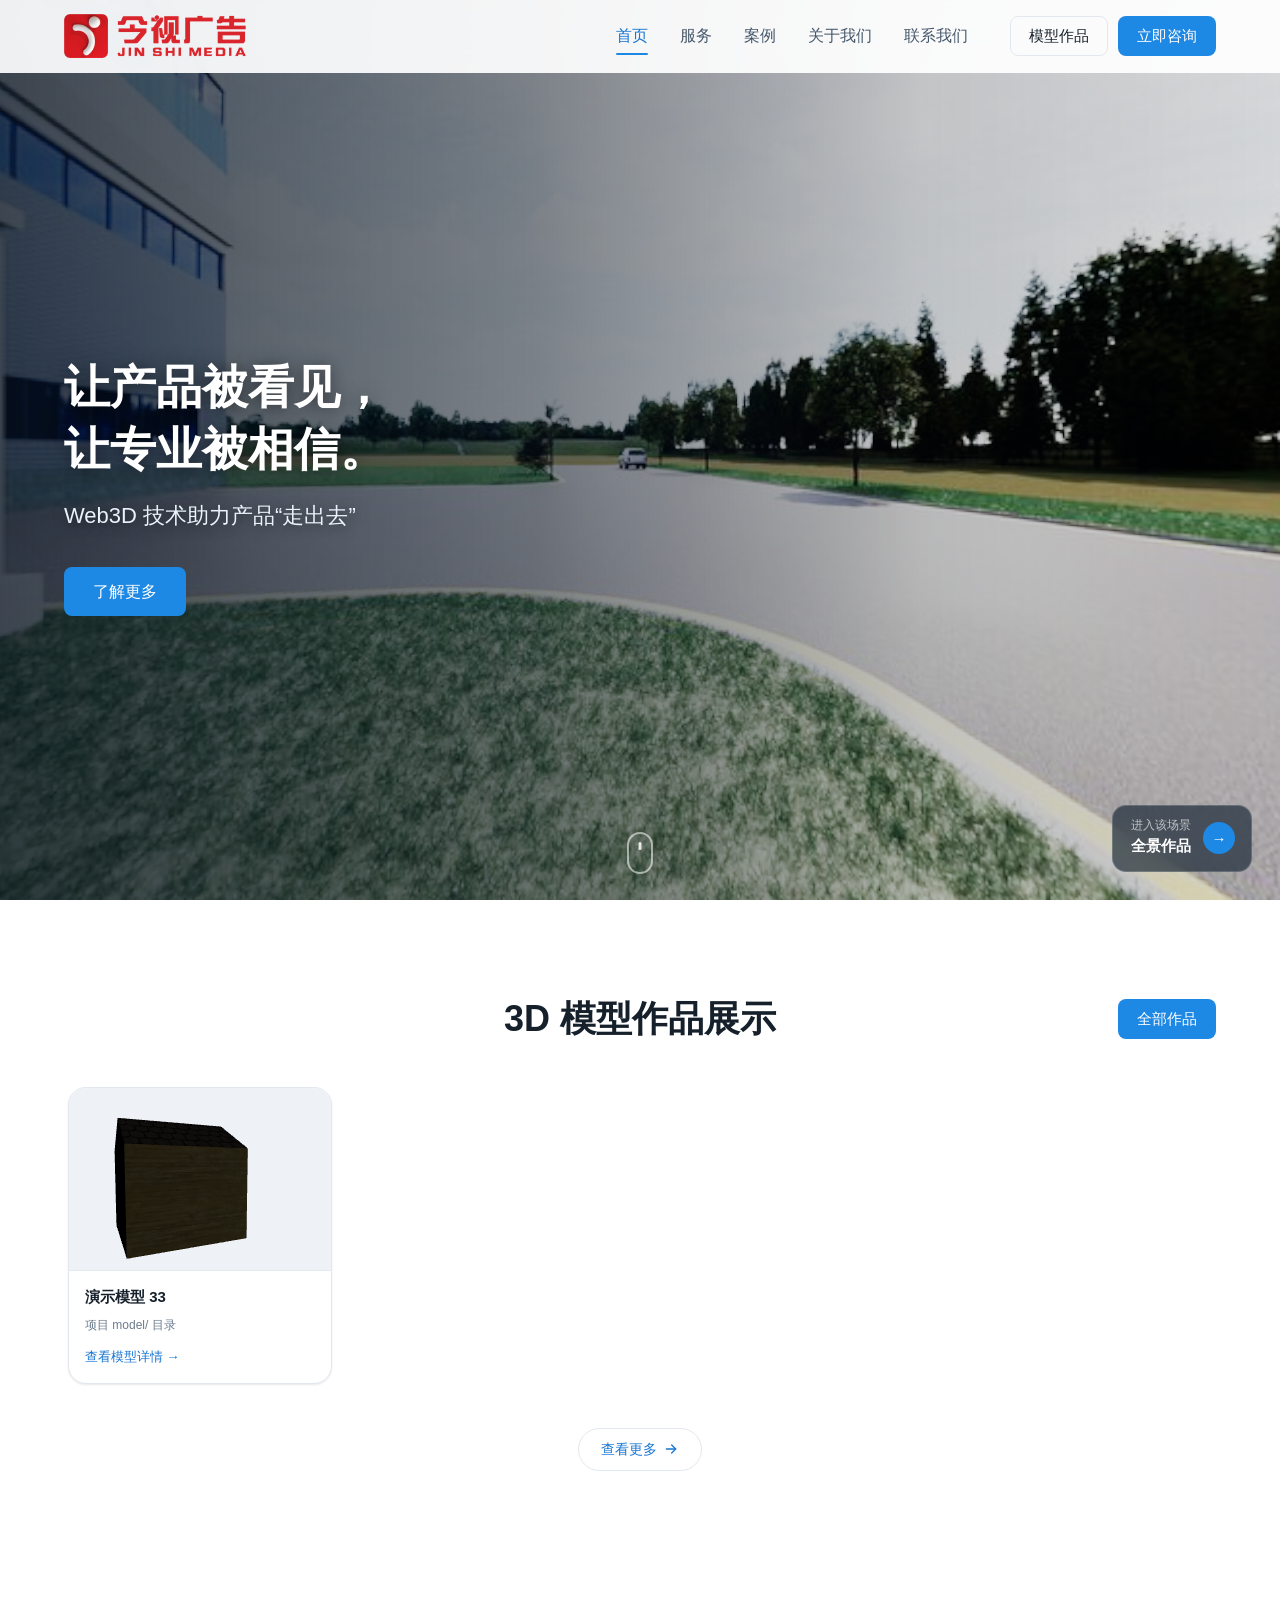
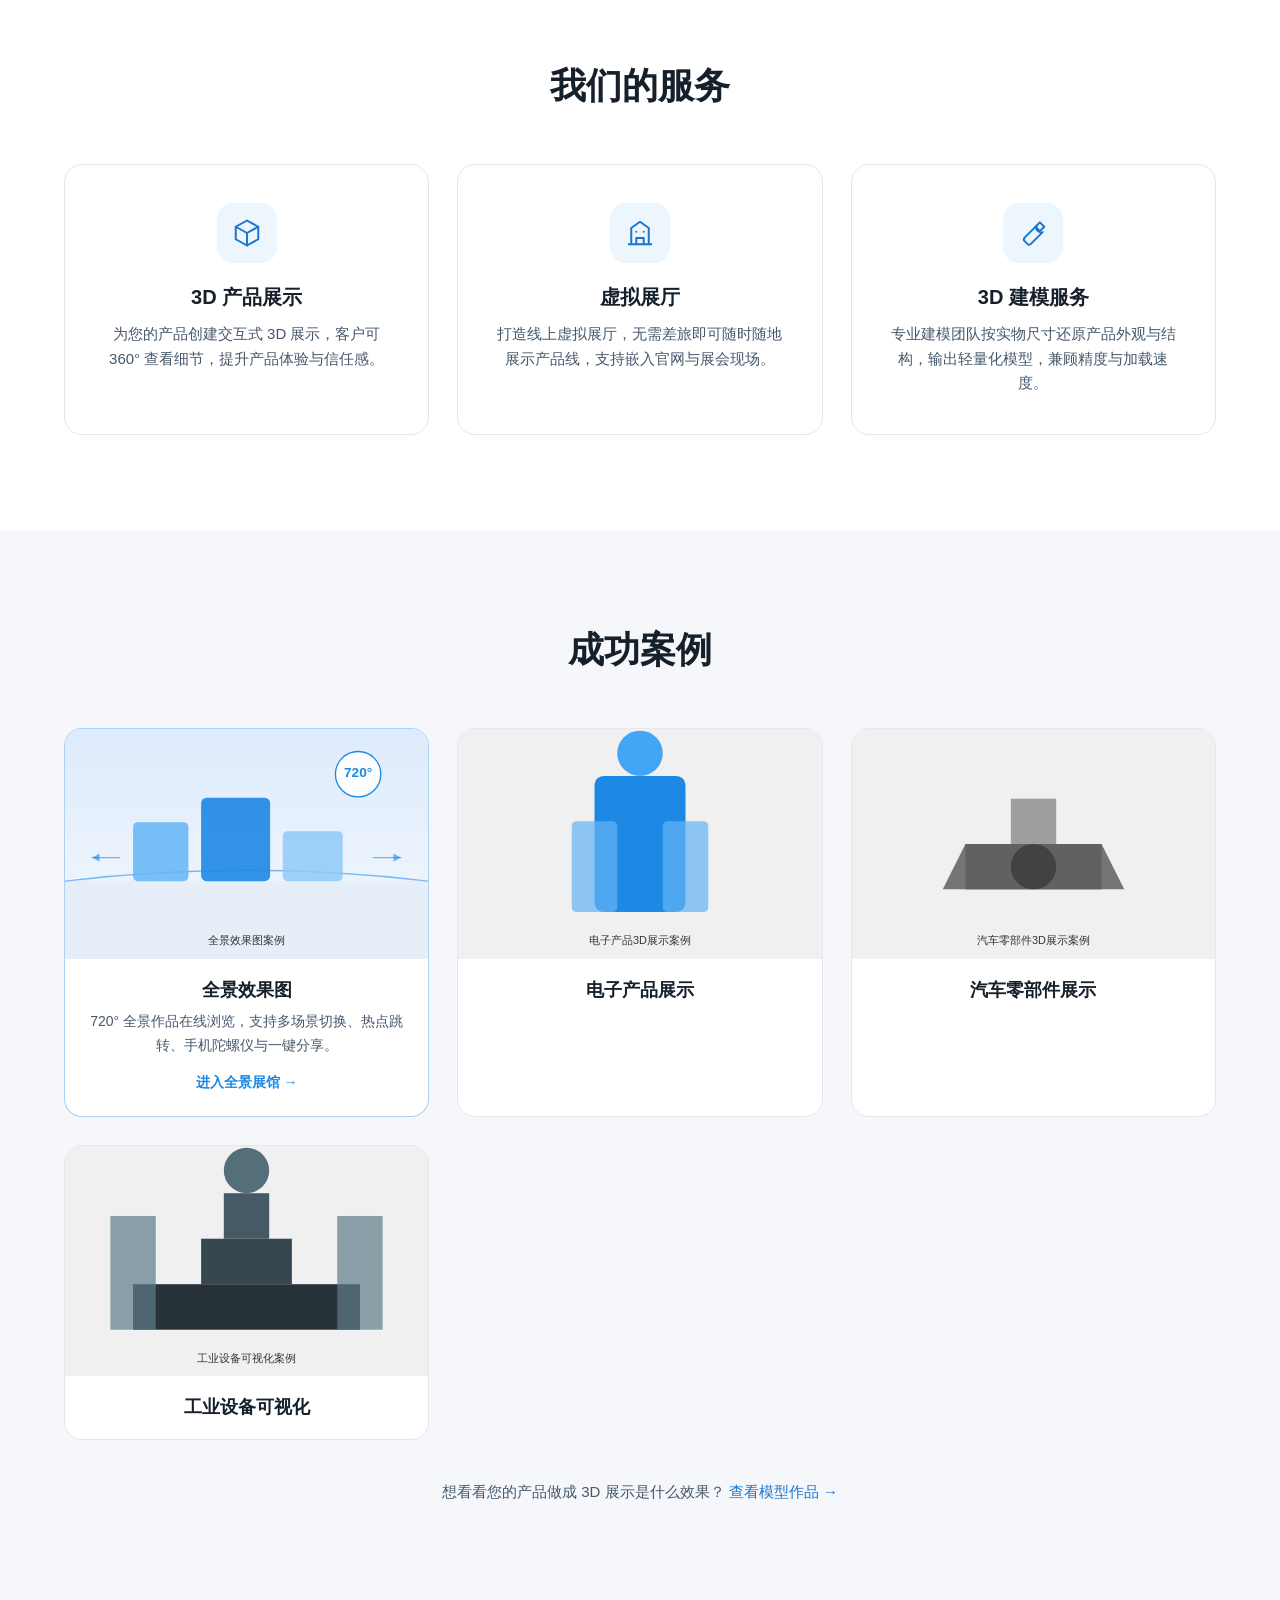
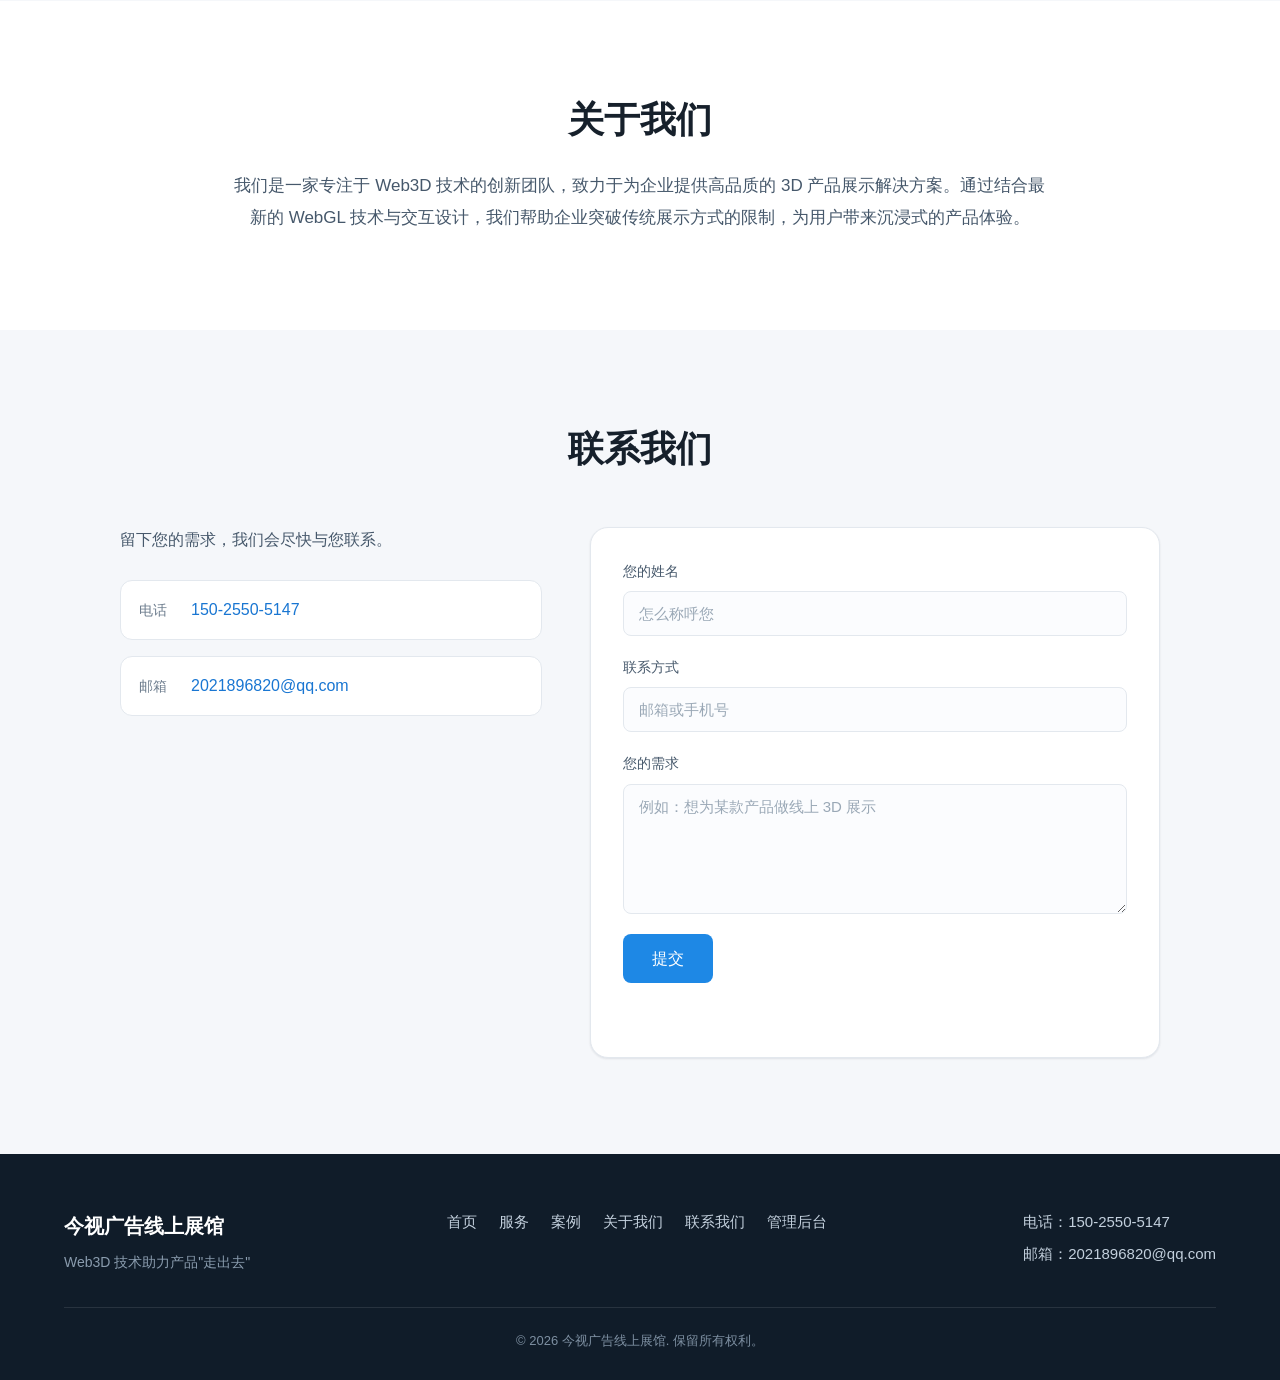
<file: index.html>
<!DOCTYPE html>
<html lang="zh-CN">
<head>
    <meta charset="UTF-8">

    <!-- 兼容改造前的旧链接：
         原有全景平台的分享链接形如 /index.html?data=xxx（还有 ?view=xxx 的老格式）。
         平台现已挪到 /vr/ 子目录，这里把这类旧链接转到新地址，
         保证之前发出去的二维码 / 分享链接不会失效。 -->
    <script>
    (function () {
        var q = window.location.search;
        if (/[?&](data|view)=/.test(q)) {
            window.location.replace('vr/index.html' + q + window.location.hash);
        }
    })();
    </script>

    <meta name="viewport" content="width=device-width, initial-scale=1.0">
    <title>今视广告线上展馆 | Web3D 产品展示</title>
    <meta name="description" content="今视广告线上展馆，用 Web3D 技术为企业提供交互式 3D 产品展示、虚拟展厅与 3D 建模服务，助力产品走出国门。">
    <meta name="theme-color" content="#0b1a2b">
    <link rel="icon" href="images/favicon.ico?v=20260926">
    <link rel="icon" type="image/png" sizes="32x32" href="images/favicon-32x32.png?v=20260926">
    <link rel="apple-touch-icon" sizes="180x180" href="images/apple-touch-icon.png?v=20260926">

    <!-- 首屏全景贴图提前预加载。属性需与 THREE.TextureLoader 的 crossOrigin='anonymous' 一致，
         否则预加载的响应无法被复用，等于白下载一次 -->
    <link rel="preload" as="image" href="images/panorama.jpg" crossorigin="anonymous">

    <link rel="stylesheet" href="css/style.css?v=20260930">

    <!-- defer：不阻塞首屏渲染，按顺序执行。three → main(全景banner) → GLTFLoader → modelsync → zfight → viewer-settings → model-gallery -->
    <script src="js/serve-check.js?v=20260922" defer></script>
    <script src="js/three.min.js" defer></script>
    <script src="js/main.js?v=20260930" defer></script>
    <script src="js/GLTFLoader.js?v=20260922" defer></script>
    <script src="js/modelsync.js?v=20260924" defer></script>
    <script src="js/zfight.js?v=20260923" defer></script>
    <!-- 作品设置快照（发布时保存的贴图方向等）：预览窗口也要按作者保存的方向显示 -->
    <script src="js/viewer-settings.js?v=20261013" defer></script>
    <script src="js/model-gallery.js?v=20260922" defer></script>
</head>
<body>
    <a class="skip-link" href="#home">跳到主要内容</a>

    <header class="site-header" id="siteHeader">
        <div class="container header-inner">
            <a class="logo" href="#home" aria-label="今视广告 首页">
                <picture>
                    <source srcset="images/logo.webp" type="image/webp">
                    <img src="images/logo.png" alt="今视广告" width="620" height="150">
                </picture>
            </a>

            <button class="nav-toggle" id="navToggle" type="button"
                    aria-label="打开导航菜单" aria-expanded="false" aria-controls="primaryNav">
                <span></span><span></span><span></span>
            </button>

            <nav class="site-nav" id="primaryNav" aria-label="主导航">
                <ul class="nav-links">
                    <li><a class="nav-link" href="#home">首页</a></li>
                    <li><a class="nav-link" href="#services">服务</a></li>
                    <li><a class="nav-link" href="#cases">案例</a></li>
                    <li><a class="nav-link" href="#about">关于我们</a></li>
                    <li><a class="nav-link" href="#contact">联系我们</a></li>
                </ul>
                <div class="nav-actions">
                    <a class="btn btn-outline btn-sm" href="#model-showcase">模型作品</a>
                    <a class="btn btn-primary btn-sm" href="#contact">立即咨询</a>
                </div>
            </nav>
        </div>
    </header>

    <main>
        <section id="home" class="hero">
            <div id="scene-container" class="hero-canvas" aria-hidden="true"></div>

            <!-- 3D 场景加载中 / 不可用时的兜底层 -->
            <div id="scene-status" class="scene-status" role="status" aria-live="polite">
                <span class="spinner" aria-hidden="true"></span>
                <span class="scene-status-text">正在载入 3D 场景…</span>
            </div>

            <div class="container">
                <!-- 首屏文案：此处只是「无 JS / 首帧」兜底，运行时会由 main.js 跟着场景轮换。
                     要改文案请改 js/main.js 里的 HERO_COPY 数组，别只改这里（改了也会被覆盖）。 -->
                <div class="hero-content reveal">
                    <h1>让产品被看见，<br>让专业被相信。</h1>
                    <p>Web3D 技术助力产品“走出去”</p>
                    <a class="btn btn-primary" href="#services">了解更多</a>
                </div>
            </div>

            <!-- 右下角：进入当前轮播的全景场景（由 main.js 按轮播项更新） -->
            <a id="hero-entry" class="hero-entry" href="vr/" hidden>
                <span class="hero-entry-text">
                    <span class="hero-entry-hint">进入该场景</span>
                    <span class="hero-entry-title">全景作品</span>
                </span>
                <span class="hero-entry-arrow" aria-hidden="true">→</span>
            </a>

            <a class="hero-scroll" href="#model-showcase" aria-label="向下浏览">
                <span></span>
            </a>
        </section>

        <!-- 模型作品展示：最新 4 件，可左右滑动，点击卡片进入作品页；
             条下方「查看更多」进入 3D 作品页（models.html） -->
        <section id="model-showcase" class="section model-showcase">
            <div class="container">
                <div class="section-head reveal">
                    <h2 class="section-title">3D 模型作品展示</h2>
                    <div class="section-head-actions">
                        <a class="btn btn-primary btn-sm" href="models.html">全部作品</a>
                    </div>
                </div>

                <!-- 最新 4 件作品：可左右滑动的模型窗口（与「全部作品」页同一数据源、同一套卡片样式）
                     原「单个大窗口」已移除（用户 09-23 明确不要），空态改由下面的 #gallery-empty 承担。
                     条上仍带 data-no-add：页头已有「上传模型」按钮，不需要再加一张占位卡。
                     窗口数量由 js/model-gallery.js 的 MAX_CARDS 控制（现为 4）。 -->
                <div class="gallery gallery--strip reveal" id="gallery" hidden>
                    <button class="gallery-nav prev" id="gallery-prev" type="button" aria-label="向左滑动">
                        <svg width="18" height="18" viewBox="0 0 24 24" fill="none" stroke="currentColor" stroke-width="2" stroke-linecap="round" stroke-linejoin="round" aria-hidden="true">
                            <path d="m15 18-6-6 6-6"/>
                        </svg>
                    </button>

                    <div class="gallery-track" id="gallery-track" data-no-add tabindex="0" aria-label="最新模型作品，可左右滑动"></div>

                    <button class="gallery-nav next" id="gallery-next" type="button" aria-label="向右滑动">
                        <svg width="18" height="18" viewBox="0 0 24 24" fill="none" stroke="currentColor" stroke-width="2" stroke-linecap="round" stroke-linejoin="round" aria-hidden="true">
                            <path d="m9 18 6-6-6-6"/>
                        </svg>
                    </button>
                </div>

                <!-- 横滑条下方的「查看更多」→ 3D 作品页。
                     默认 hidden：有作品时由 js/model-gallery.js 揭开，空态下不出现
                     （空态自己已经有「上传第一个模型」入口了）。 -->
                <div class="gallery-more-wrap">
                    <a class="gallery-more" id="gallery-more" href="models.html" hidden>
                        查看更多
                        <svg width="16" height="16" viewBox="0 0 24 24" fill="none" stroke="currentColor" stroke-width="2" stroke-linecap="round" stroke-linejoin="round" aria-hidden="true">
                            <path d="M5 12h14"/><path d="m13 6 6 6-6 6"/>
                        </svg>
                    </a>
                </div>

                <!-- 空态：没作品时横滑条整体不出现，这里给一句说明 + 上传入口。
                     文案由 js/model-gallery.js 的 showEmpty() 按原因重写。 -->
                <div class="gallery-empty" id="gallery-empty" hidden>
                    <p class="gallery-empty-title">暂无已发布的模型作品</p>
                    <p class="gallery-empty-hint">在管理后台上传模型并发布后，这里会显示可交互的预览窗口</p>
                </div>
            </div>
        </section>

        <section id="services" class="section services">
            <div class="container">
                <h2 class="section-title reveal">我们的服务</h2>
                <div class="services-grid">
                    <article class="service-card reveal">
                        <div class="service-icon" aria-hidden="true">
                            <svg viewBox="0 0 24 24" fill="none" stroke="currentColor" stroke-width="1.6" stroke-linecap="round" stroke-linejoin="round">
                                <path d="M12 2 21 7v10l-9 5-9-5V7z"/><path d="M12 12 21 7"/><path d="M12 12v10"/><path d="M12 12 3 7"/>
                            </svg>
                        </div>
                        <h3>3D 产品展示</h3>
                        <p>为您的产品创建交互式 3D 展示，客户可 360° 查看细节，提升产品体验与信任感。</p>
                    </article>
                    <article class="service-card reveal">
                        <div class="service-icon" aria-hidden="true">
                            <svg viewBox="0 0 24 24" fill="none" stroke="currentColor" stroke-width="1.6" stroke-linecap="round" stroke-linejoin="round">
                                <path d="M3 21h18"/><path d="M5 21V8l7-5 7 5v13"/><path d="M9 21v-5h6v5"/><path d="M9 11h.01"/><path d="M15 11h.01"/>
                            </svg>
                        </div>
                        <h3>虚拟展厅</h3>
                        <p>打造线上虚拟展厅，无需差旅即可随时随地展示产品线，支持嵌入官网与展会现场。</p>
                    </article>
                    <article class="service-card reveal">
                        <div class="service-icon" aria-hidden="true">
                            <svg viewBox="0 0 24 24" fill="none" stroke="currentColor" stroke-width="1.6" stroke-linecap="round" stroke-linejoin="round">
                                <path d="M14.7 6.3a4 4 0 0 0 5 5l-9.4 9.4a2 2 0 0 1-2.8 0l-2.2-2.2a2 2 0 0 1 0-2.8z"/>
                                <path d="M17.5 3.5 21 7l-3.5 3.5L14 7z"/>
                            </svg>
                        </div>
                        <h3>3D 建模服务</h3>
                        <p>专业建模团队按实物尺寸还原产品外观与结构，输出轻量化模型，兼顾精度与加载速度。</p>
                    </article>
                </div>
            </div>
        </section>

        <section id="cases" class="section cases">
            <div class="container">
                <h2 class="section-title reveal">成功案例</h2>
                <div class="cases-grid">
                    <a class="case-card case-card--featured reveal" href="vr/" title="进入全景效果图案例">
                        <img src="images/case-4.svg" alt="全景效果图案例" width="800" height="600" loading="lazy" decoding="async">
                        <h3>全景效果图</h3>
                        <p class="case-desc">720° 全景作品在线浏览，支持多场景切换、热点跳转、手机陀螺仪与一键分享。</p>
                        <span class="case-link">进入全景展馆 →</span>
                    </a>
                    <article class="case-card reveal">
                        <img src="images/case-1.svg" alt="电子产品 3D 展示案例" width="800" height="600" loading="lazy" decoding="async">
                        <h3>电子产品展示</h3>
                    </article>
                    <article class="case-card reveal">
                        <img src="images/case-2.svg" alt="汽车零部件 3D 展示案例" width="800" height="600" loading="lazy" decoding="async">
                        <h3>汽车零部件展示</h3>
                    </article>
                    <article class="case-card reveal">
                        <img src="images/case-3.svg" alt="工业设备可视化案例" width="800" height="600" loading="lazy" decoding="async">
                        <h3>工业设备可视化</h3>
                    </article>
                </div>
                <p class="cases-note reveal">
                    想看看您的产品做成 3D 展示是什么效果？
                    <a href="#model-showcase">查看模型作品 →</a>
                </p>
            </div>
        </section>

        <section id="about" class="section about">
            <div class="container">
                <div class="about-content reveal">
                    <h2 class="section-title">关于我们</h2>
                    <p>我们是一家专注于 Web3D 技术的创新团队，致力于为企业提供高品质的 3D 产品展示解决方案。通过结合最新的 WebGL 技术与交互设计，我们帮助企业突破传统展示方式的限制，为用户带来沉浸式的产品体验。</p>
                </div>
            </div>
        </section>

        <section id="contact" class="section contact">
            <div class="container">
                <h2 class="section-title reveal">联系我们</h2>
                <div class="contact-layout">
                    <div class="contact-info reveal">
                        <p class="contact-lead">留下您的需求，我们会尽快与您联系。</p>
                        <ul class="contact-list">
                            <!-- 联系信息：拿到正式资料后替换此处 -->
                            <li>
                                <span class="contact-label">电话</span>
                                <a href="tel:15025505147" data-site="phone">150-2550-5147</a>
                            </li>
                            <li>
                                <span class="contact-label">邮箱</span>
                                <a href="mailto:2021896820@qq.com" data-site="email">2021896820@qq.com</a>
                            </li>
                        </ul>
                    </div>

                    <form class="contact-form reveal" id="contactForm" novalidate>
                        <div class="field">
                            <label for="cf-name">您的姓名</label>
                            <input id="cf-name" name="name" type="text" autocomplete="name" placeholder="怎么称呼您" required>
                        </div>
                        <div class="field">
                            <label for="cf-contact">联系方式</label>
                            <input id="cf-contact" name="contact" type="text" autocomplete="email" placeholder="邮箱或手机号" required>
                        </div>
                        <div class="field">
                            <label for="cf-message">您的需求</label>
                            <textarea id="cf-message" name="message" rows="5" placeholder="例如：想为某款产品做线上 3D 展示" required></textarea>
                        </div>
                        <button class="btn btn-primary" type="submit">提交</button>
                        <p class="form-status" id="formStatus" role="status" aria-live="polite"></p>
                    </form>
                </div>
            </div>
        </section>
    </main>

    <footer class="site-footer">
        <div class="container">
            <div class="footer-content">
                <div class="footer-brand">
                    <div class="footer-logo">今视广告线上展馆</div>
                    <p class="footer-tagline">Web3D 技术助力产品"走出去"</p>
                </div>
                <nav class="footer-links" aria-label="页脚导航">
                    <a href="#home">首页</a>
                    <a href="#services">服务</a>
                    <a href="#cases">案例</a>
                    <a href="#about">关于我们</a>
                    <a href="#contact">联系我们</a>
                    <a href="admin.html">管理后台</a>
                </nav>
                <div class="footer-info">
                    <p>电话：<a href="tel:15025505147" data-site="phone">150-2550-5147</a></p>
                    <p>邮箱：<a href="mailto:2021896820@qq.com" data-site="email">2021896820@qq.com</a></p>
                </div>
            </div>
            <div class="footer-copyright">
                <p>&copy; <span id="year">2026</span> 今视广告线上展馆. 保留所有权利。</p>
            </div>
        </div>
    </footer>
</body>
</html>
</file>
<file: css/style.css>
/* ==========================================================================
   今视广告线上展馆 — 样式表
   目录：1 变量与基础  2 通用组件  3 页头与导航  4 首屏 Hero
        5 服务 / 案例 / 关于  6 联系表单  7 页脚  8 动效与响应式
   ========================================================================== */

/* ---------- 1. 变量与基础 ---------- */
:root {
    --brand: #1e88e5;
    --brand-dark: #1976d2;
    --brand-darker: #1565c0;
    --brand-soft: rgba(30, 136, 229, 0.08);

    --ink: #16202b;
    --ink-2: #46586b;
    --ink-3: #6b7b8c;
    --ink-invert: #ffffff;

    --bg: #ffffff;
    --bg-alt: #f5f7fa;
    --line: #e3e8ee;

    --header-h: 72px;
    --container: 1200px;
    --radius-sm: 8px;
    --radius: 12px;
    --radius-lg: 18px;

    --shadow-sm: 0 1px 2px rgba(16, 32, 48, 0.06), 0 1px 3px rgba(16, 32, 48, 0.04);
    --shadow-md: 0 4px 12px rgba(16, 32, 48, 0.08);
    --shadow-lg: 0 18px 40px rgba(16, 32, 48, 0.12);

    --ease: cubic-bezier(0.22, 0.61, 0.36, 1);
}

*,
*::before,
*::after {
    margin: 0;
    padding: 0;
    box-sizing: border-box;
}

html {
    scroll-behavior: smooth;
    -webkit-text-size-adjust: 100%;
}

body {
    padding-top: var(--header-h);
    background-color: var(--bg);
    color: var(--ink);
    font-family: 'PingFang SC', 'Hiragino Sans GB', 'Microsoft YaHei', -apple-system, BlinkMacSystemFont, 'Segoe UI', sans-serif;
    font-size: 16px;
    line-height: 1.65;
    overflow-x: hidden;
    -webkit-font-smoothing: antialiased;
}

img,
picture,
svg {
    display: block;
    max-width: 100%;
}

a {
    color: var(--brand-dark);
    text-decoration: none;
    transition: color 0.2s var(--ease);
}

a:hover {
    color: var(--brand-darker);
}

h1, h2, h3 {
    line-height: 1.25;
    font-weight: 700;
    color: var(--ink);
}

/* 固定页头锚点补偿 */
section[id] {
    scroll-margin-top: calc(var(--header-h) + 8px);
}

.skip-link {
    position: absolute;
    top: -100px;
    left: 12px;
    z-index: 2000;
    padding: 10px 16px;
    border-radius: var(--radius-sm);
    background: var(--ink);
    color: #fff;
}

.skip-link:focus {
    top: 12px;
    color: #fff;
}

:focus-visible {
    outline: 2px solid var(--brand);
    outline-offset: 2px;
}

/* ---------- 2. 通用组件 ---------- */
.container {
    width: 100%;
    max-width: var(--container);
    margin: 0 auto;
    padding: 0 24px;
}

.section {
    padding: 96px 0;
}

.section-title {
    font-size: clamp(26px, 3.2vw, 36px);
    text-align: center;
    margin-bottom: 56px;
}

.btn {
    display: inline-flex;
    align-items: center;
    justify-content: center;
    gap: 8px;
    padding: 14px 28px;
    border: 1px solid transparent;
    border-radius: var(--radius-sm);
    font-size: 16px;
    font-family: inherit;
    font-weight: 500;
    line-height: 1.2;
    cursor: pointer;
    white-space: nowrap;
    transition: background-color 0.2s var(--ease), color 0.2s var(--ease),
                border-color 0.2s var(--ease), transform 0.2s var(--ease),
                box-shadow 0.2s var(--ease);
}

.btn-sm {
    padding: 10px 18px;
    font-size: 15px;
}

.btn-primary {
    background-color: var(--brand);
    color: #fff;
}

.btn-primary:hover {
    background-color: var(--brand-dark);
    color: #fff;
    transform: translateY(-2px);
    box-shadow: var(--shadow-md);
}

.btn-primary:active {
    transform: translateY(0);
}

.btn-outline {
    background-color: transparent;
    border-color: var(--line);
    color: var(--ink);
}

.btn-outline:hover {
    border-color: var(--brand);
    color: var(--brand-dark);
    background-color: var(--brand-soft);
}

/* ---------- 3. 页头与导航 ---------- */
.site-header {
    position: fixed;
    inset: 0 0 auto 0;
    z-index: 1000;
    background-color: rgba(255, 255, 255, 0.92);
    backdrop-filter: saturate(180%) blur(12px);
    border-bottom: 1px solid transparent;
    transition: border-color 0.25s var(--ease), box-shadow 0.25s var(--ease);
}

.site-header.is-scrolled {
    border-bottom-color: var(--line);
    box-shadow: var(--shadow-sm);
}

.header-inner {
    display: flex;
    align-items: center;
    justify-content: space-between;
    gap: 24px;
    height: var(--header-h);
}

.logo {
    flex: 0 0 auto;
    display: flex;
    align-items: center;
}

.logo img {
    height: 44px;
    width: auto;
}

.site-nav {
    display: flex;
    align-items: center;
    gap: 28px;
    flex: 1 1 auto;
    justify-content: flex-end;
}

.nav-links {
    display: flex;
    align-items: center;
    gap: 4px;
    list-style: none;
}

.nav-link {
    position: relative;
    display: block;
    padding: 8px 14px;
    border-radius: var(--radius-sm);
    color: var(--ink-2);
    font-size: 16px;
}

.nav-link::after {
    content: "";
    position: absolute;
    left: 14px;
    right: 14px;
    bottom: 2px;
    height: 2px;
    border-radius: 2px;
    background-color: var(--brand);
    transform: scaleX(0);
    transform-origin: center;
    transition: transform 0.25s var(--ease);
}

.nav-link:hover {
    color: var(--ink);
}

.nav-link.is-active {
    color: var(--brand-dark);
    font-weight: 500;
}

.nav-link.is-active::after,
.nav-link:hover::after {
    transform: scaleX(1);
}

.nav-actions {
    display: flex;
    align-items: center;
    gap: 10px;
    flex: 0 0 auto;
}

/* 汉堡按钮（移动端显示） */
.nav-toggle {
    display: none;
    flex-direction: column;
    justify-content: center;
    gap: 5px;
    width: 44px;
    height: 44px;
    padding: 0 10px;
    border: 1px solid var(--line);
    border-radius: var(--radius-sm);
    background: #fff;
    cursor: pointer;
}

.nav-toggle span {
    display: block;
    height: 2px;
    border-radius: 2px;
    background-color: var(--ink);
    transition: transform 0.25s var(--ease), opacity 0.2s var(--ease);
}

.nav-toggle[aria-expanded="true"] span:nth-child(1) {
    transform: translateY(7px) rotate(45deg);
}

.nav-toggle[aria-expanded="true"] span:nth-child(2) {
    opacity: 0;
}

.nav-toggle[aria-expanded="true"] span:nth-child(3) {
    transform: translateY(-7px) rotate(-45deg);
}

/* ---------- 4. 首屏 Hero ---------- */
.hero {
    position: relative;
    display: flex;
    align-items: center;
    /* 首屏刚好占满一整屏：进站只看到 banner，要往下滚才出现「3D 模型作品展示」。
       这里能"刚好"卡在折叠线上，是因为 hero 的负 margin-top 抵消了 body 为固定页头
       预留的 padding，顶边落在文档 y=0；高度取整屏 → 下一个区块的顶边正好在折叠线下方。
       100dvh 让移动端地址栏收/放时不跳动；老浏览器回落 min-height:100vh。 */
    min-height: 100vh;
    min-height: 100dvh;
    margin-top: calc(var(--header-h) * -1);
    padding-top: var(--header-h);
    overflow: hidden;
    background: linear-gradient(135deg, #0b1a2b 0%, #16324d 50%, #0b1a2b 100%);
}

/* 左侧渐变蒙版：全景背景偏亮，用于保证白色标题的可读性 */
.hero::before {
    content: "";
    position: absolute;
    inset: 0;
    z-index: 1;
    pointer-events: none;
    background: linear-gradient(90deg,
        rgba(6, 18, 32, 0.74) 0%,
        rgba(6, 18, 32, 0.46) 42%,
        rgba(6, 18, 32, 0.14) 72%,
        rgba(6, 18, 32, 0.04) 100%);
}

.hero-canvas {
    position: absolute;
    inset: 0;
    z-index: 0;
}

.hero-canvas canvas {
    display: block;
    width: 100%;
    height: 100%;
}

.hero .container {
    position: relative;
    z-index: 2;
    /* 让首屏全景「处处可拖」：容器本身不拦截指针事件（否则文字块会盖住画布），
       只让其中的可交互元素重新接收事件。 */
    pointer-events: none;
}
.hero .container a,
.hero .container button,
.hero .container .btn {
    pointer-events: auto;
}

.hero-content {
    max-width: 720px;
    padding: 40px 0;
}

.hero-content h1 {
    color: #fff;
    font-size: clamp(26px, 4vw, 46px);
    line-height: 1.35;
    font-weight: 700;
    text-shadow: 0 2px 18px rgba(0, 0, 0, 0.55);
    /* 首屏文案会跟着场景换，长短不一 —— 固定留两行高度，换句时按钮不会被顶来顶去 */
    min-height: 2.7em;
}

.hero-content p {
    margin-top: 18px;
    color: #eaf2fb;
    font-size: clamp(17px, 2vw, 22px);
    text-shadow: 0 2px 12px rgba(0, 0, 0, 0.5);
}

.hero-content .btn {
    margin-top: 32px;
}

/* 首屏文案轮换：换场景时新文案淡入上浮。
   老文案直接让位（不做淡出），免得和全景那 900ms 的交叉淡入互相打架。
   刻意不用 filter: blur() —— 首屏已经有 WebGL 在跑，再叠文字模糊会掉帧。 */
.hero-content h1.is-copy-in,
.hero-content p.is-copy-in {
    animation: heroCopyIn 700ms cubic-bezier(0.22, 0.7, 0.2, 1) both;
}
.hero-content p.is-copy-in {
    animation-delay: 110ms;   /* 副标题错开一拍，读起来更从容 */
}
@keyframes heroCopyIn {
    from { opacity: 0; transform: translateY(16px); }
    to { opacity: 1; transform: none; }
}
@media (prefers-reduced-motion: reduce) {
    .hero-content h1.is-copy-in,
    .hero-content p.is-copy-in {
        animation: none !important;
    }
}
/* 窄屏把首屏标题字号收一点：最长的文案一行 11 个字，
   320px 宽的手机上可用宽度只有约 272px，26px 字号会挤出第三行（h1 只预留了两行高度）。 */
@media (max-width: 400px) {
    .hero-content h1 {
        font-size: 23px;
    }
}

/* 场景加载 / 降级提示 */
.scene-status {
    position: absolute;
    inset: 0;
    z-index: 1;
    display: flex;
    flex-direction: column;
    align-items: center;
    justify-content: center;
    gap: 14px;
    background: linear-gradient(135deg, #0b1a2b 0%, #16324d 50%, #0b1a2b 100%);
    color: #cfe0f2;
    font-size: 14px;
    transition: opacity 0.5s var(--ease), visibility 0.5s var(--ease);
}

.scene-status.is-hidden {
    opacity: 0;
    visibility: hidden;
    pointer-events: none;
}

.scene-status-text {
    max-width: 320px;
    text-align: center;
    line-height: 1.6;
}

.scene-status.is-error .spinner {
    display: none;
}

.spinner {
    width: 30px;
    height: 30px;
    border: 2px solid rgba(207, 224, 242, 0.25);
    border-top-color: #7fb6ee;
    border-radius: 50%;
    animation: spin 0.9s linear infinite;
}

@keyframes spin {
    to { transform: rotate(360deg); }
}

/* 无 WebGL 时的静态兜底背景 */
.hero.is-static .hero-canvas {
    background-image: url("../images/panorama.jpg");
    background-size: cover;
    background-position: center;
}

.hero-scroll {
    position: absolute;
    left: 50%;
    bottom: 26px;
    z-index: 2;
    width: 26px;
    height: 42px;
    border: 2px solid rgba(255, 255, 255, 0.55);
    border-radius: 14px;
    transform: translateX(-50%);
}

.hero-scroll span {
    position: absolute;
    top: 8px;
    left: 50%;
    width: 3px;
    height: 8px;
    border-radius: 2px;
    background: rgba(255, 255, 255, 0.85);
    transform: translateX(-50%);
    animation: scrollHint 1.8s var(--ease) infinite;
}

@keyframes scrollHint {
    0%   { opacity: 0; transform: translate(-50%, 0); }
    35%  { opacity: 1; }
    100% { opacity: 0; transform: translate(-50%, 14px); }
}

/* ── 首屏右下角：进入当前轮播的全景场景 ── */
.hero-entry {
    position: absolute;
    right: 28px;
    bottom: 28px;
    z-index: 5;
    display: inline-flex;
    align-items: center;
    gap: 12px;
    padding: 12px 16px 12px 18px;
    max-width: min(340px, calc(100vw - 56px));
    border-radius: 14px;
    background: rgba(11, 26, 43, 0.62);
    backdrop-filter: blur(14px);
    -webkit-backdrop-filter: blur(14px);
    border: 1px solid rgba(255, 255, 255, 0.18);
    color: #fff;
    text-decoration: none;
    transition: background-color 0.25s var(--ease), border-color 0.25s var(--ease), transform 0.25s var(--ease);
}

.hero-entry:hover {
    background: rgba(11, 26, 43, 0.82);
    border-color: rgba(255, 255, 255, 0.34);
    transform: translateY(-2px);
}

.hero-entry[hidden] { display: none; }

.hero-entry:focus-visible {
    outline: 3px solid var(--brand);
    outline-offset: 3px;
}

.hero-entry-text {
    display: flex;
    flex-direction: column;
    gap: 2px;
    min-width: 0;
}

.hero-entry-hint {
    font-size: 12px;
    line-height: 1.2;
    color: rgba(255, 255, 255, 0.66);
    max-width: 216px;
    overflow: hidden;
    text-overflow: ellipsis;
    white-space: nowrap;
}

.hero-entry-title {
    font-size: 15px;
    font-weight: 600;
    color: #fff;
    max-width: 216px;
    overflow: hidden;
    text-overflow: ellipsis;
    white-space: nowrap;
}

.hero-entry-arrow {
    flex-shrink: 0;
    width: 32px;
    height: 32px;
    border-radius: 50%;
    display: flex;
    align-items: center;
    justify-content: center;
    background: var(--brand);
    color: #fff;
    font-size: 15px;
    line-height: 1;
}

@media (max-width: 768px) {
    .hero-entry {
        right: 16px;
        bottom: 78px; /* 让开底部居中的下滑提示 */
        padding: 10px 12px 10px 14px;
    }
    .hero-entry-title { max-width: 148px; font-size: 14px; }
    .hero-entry-arrow { width: 28px; height: 28px; font-size: 14px; }
}

/* ---------- 5. 服务 / 案例 / 关于 ---------- */
.services {
    background-color: var(--bg);
}

.services-grid {
    display: grid;
    grid-template-columns: repeat(3, 1fr);
    gap: 28px;
}

.service-card {
    padding: 38px 32px;
    border: 1px solid var(--line);
    border-radius: var(--radius-lg);
    background-color: var(--bg);
    text-align: center;
    transition: transform 0.3s var(--ease), box-shadow 0.3s var(--ease),
                border-color 0.3s var(--ease);
}

.service-card:hover {
    transform: translateY(-6px);
    border-color: rgba(30, 136, 229, 0.35);
    box-shadow: var(--shadow-lg);
}

.service-icon {
    display: flex;
    align-items: center;
    justify-content: center;
    width: 60px;
    height: 60px;
    margin: 0 auto 22px;
    border-radius: 16px;
    background-color: var(--brand-soft);
    color: var(--brand-dark);
}

.service-icon svg {
    width: 30px;
    height: 30px;
}

.service-card h3 {
    margin-bottom: 12px;
    font-size: 20px;
}

.service-card p {
    color: var(--ink-2);
    font-size: 15px;
}

.cases {
    background-color: var(--bg-alt);
}

.cases-grid {
    display: grid;
    grid-template-columns: repeat(3, 1fr);
    gap: 28px;
}

.case-card {
    overflow: hidden;
    border: 1px solid var(--line);
    border-radius: var(--radius-lg);
    background-color: var(--bg);
    transition: transform 0.3s var(--ease), box-shadow 0.3s var(--ease);
}

.case-card:hover {
    transform: translateY(-6px);
    box-shadow: var(--shadow-lg);
}

.case-card img {
    width: 100%;
    height: 230px;
    object-fit: cover;
    background-color: #eef2f6;
}

.case-card h3 {
    padding: 20px;
    font-size: 18px;
    text-align: center;
}

/* ── 全景效果图案例：可点击的特色案例（链接到 /vr/ 全景平台）── */
a.case-card {
    display: block;
    color: inherit;
    text-decoration: none;
}

a.case-card:focus-visible {
    outline: 3px solid var(--brand);
    outline-offset: 3px;
}

.case-card--featured {
    border-color: rgba(30, 136, 229, 0.38);
}

.case-card--featured:hover {
    border-color: var(--brand);
}

.case-card--featured h3 {
    padding: 20px 20px 8px;
}

.case-desc {
    padding: 0 20px;
    text-align: center;
    font-size: 14px;
    line-height: 1.7;
    color: var(--ink-2);
}

.case-link {
    display: block;
    padding: 14px 20px 22px;
    text-align: center;
    font-size: 14px;
    font-weight: 600;
    color: var(--brand);
}

.case-card--featured:hover .case-link {
    color: var(--brand-dark);
}

.cases-note {
    margin-top: 40px;
    text-align: center;
    color: var(--ink-2);
    font-size: 15px;
}

.about {
    background-color: var(--bg);
}

.about-content {
    max-width: 820px;
    margin: 0 auto;
    text-align: center;
}

.about-content .section-title {
    margin-bottom: 28px;
}

.about-content p {
    color: var(--ink-2);
    font-size: 17px;
    line-height: 1.9;
}

/* ---------- 6. 联系表单 ---------- */
.contact {
    background-color: var(--bg-alt);
}

.contact-layout {
    display: grid;
    grid-template-columns: 0.85fr 1.15fr;
    gap: 48px;
    align-items: start;
    max-width: 1040px;
    margin: 0 auto;
}

.contact-lead {
    color: var(--ink-2);
    margin-bottom: 26px;
}

.contact-list {
    list-style: none;
    display: grid;
    gap: 16px;
}

.contact-list li {
    display: flex;
    align-items: baseline;
    gap: 12px;
    padding: 16px 18px;
    border: 1px solid var(--line);
    border-radius: var(--radius);
    background-color: var(--bg);
}

.contact-label {
    flex: 0 0 auto;
    min-width: 40px;
    color: var(--ink-3);
    font-size: 14px;
}

.contact-list a {
    font-size: 16px;
    font-weight: 500;
}

.contact-form {
    display: grid;
    gap: 20px;
    padding: 32px;
    border: 1px solid var(--line);
    border-radius: var(--radius-lg);
    background-color: var(--bg);
    box-shadow: var(--shadow-sm);
}

.field {
    display: grid;
    gap: 8px;
}

.field label {
    font-size: 14px;
    font-weight: 500;
    color: var(--ink-2);
}

.contact-form input,
.contact-form textarea {
    width: 100%;
    padding: 13px 15px;
    border: 1px solid var(--line);
    border-radius: var(--radius-sm);
    background-color: #fbfcfe;
    color: var(--ink);
    font-family: inherit;
    font-size: 15px;
    outline: none;
    transition: border-color 0.2s var(--ease), box-shadow 0.2s var(--ease),
                background-color 0.2s var(--ease);
}

.contact-form input::placeholder,
.contact-form textarea::placeholder {
    color: #9aa8b6;
}

.contact-form input:focus,
.contact-form textarea:focus {
    background-color: #fff;
    border-color: var(--brand);
    box-shadow: 0 0 0 3px var(--brand-soft);
}

.contact-form textarea {
    resize: vertical;
    min-height: 130px;
}

.contact-form .btn {
    justify-self: start;
}

.field.has-error input,
.field.has-error textarea {
    border-color: #e24b4a;
    background-color: #fdf4f4;
}

.form-status {
    min-height: 22px;
    font-size: 14px;
    color: var(--ink-2);
}

.form-status.is-success {
    color: #1d9e75;
}

.form-status.is-error {
    color: #d64545;
}

/* ---------- 7. 页脚 ---------- */
.site-footer {
    padding: 56px 0 28px;
    background-color: #101c29;
    color: #c3d0dd;
}

.site-footer a {
    color: #c3d0dd;
}

.site-footer a:hover {
    color: #fff;
}

.footer-content {
    display: flex;
    justify-content: space-between;
    align-items: flex-start;
    gap: 40px;
    padding-bottom: 32px;
    border-bottom: 1px solid rgba(255, 255, 255, 0.1);
}

.footer-logo {
    font-size: 20px;
    font-weight: 700;
    color: #fff;
}

.footer-tagline {
    margin-top: 8px;
    font-size: 14px;
    color: #8a9cae;
}

.footer-links {
    display: flex;
    flex-wrap: wrap;
    gap: 22px;
    font-size: 15px;
}

.footer-info p {
    margin-bottom: 8px;
    font-size: 15px;
}

.footer-copyright {
    padding-top: 22px;
    text-align: center;
    font-size: 13px;
    color: #7d8fa1;
}

/* ---------- 8. 动效与响应式 ---------- */
.reveal {
    opacity: 0;
    transform: translateY(18px);
    transition: opacity 0.6s var(--ease), transform 0.6s var(--ease);
}

.reveal.is-visible {
    opacity: 1;
    transform: none;
}

@media (max-width: 992px) {
    .services-grid,
    .cases-grid {
        grid-template-columns: repeat(2, 1fr);
    }

    .contact-layout {
        grid-template-columns: 1fr;
        gap: 36px;
    }
}

@media (max-width: 860px) {
    .nav-toggle {
        display: flex;
    }

    .site-nav {
        position: fixed;
        top: var(--header-h);
        left: 0;
        right: 0;
        flex-direction: column;
        align-items: stretch;
        gap: 0;
        max-height: calc(100vh - var(--header-h));
        padding: 8px 24px 28px;
        overflow-y: auto;
        background-color: #fff;
        border-bottom: 1px solid var(--line);
        box-shadow: var(--shadow-lg);
        transform: translateY(-12px);
        opacity: 0;
        visibility: hidden;
        transition: opacity 0.25s var(--ease), transform 0.25s var(--ease),
                    visibility 0.25s var(--ease);
    }

    .site-nav.is-open {
        transform: none;
        opacity: 1;
        visibility: visible;
    }

    .nav-links {
        flex-direction: column;
        align-items: stretch;
        gap: 2px;
        padding: 8px 0 16px;
        border-bottom: 1px solid var(--line);
    }

    .nav-link {
        padding: 13px 6px;
        font-size: 17px;
    }

    .nav-link::after {
        display: none;
    }

    .nav-actions {
        flex-direction: column;
        align-items: stretch;
        gap: 10px;
        padding-top: 18px;
    }

    .nav-actions .btn {
        width: 100%;
        padding: 13px;
        font-size: 16px;
    }
}

@media (max-width: 768px) {
    :root {
        --header-h: 64px;
    }

    .section {
        padding: 68px 0;
    }

    .section-title {
        margin-bottom: 40px;
    }

    .services-grid,
    .cases-grid {
        grid-template-columns: 1fr;
    }

    /* 移动端不再写死高度：沿用上面的 100dvh，保证一进站也是整屏 banner，
       否则手机上会立刻露出「3D 模型作品展示」，跟桌面端的观感不一致。 */

    .hero-scroll {
        display: none;
    }

    .contact-form {
        padding: 24px 20px;
    }

    .footer-content {
        flex-direction: column;
        gap: 26px;
    }

    .logo img {
        height: 38px;
    }
}

@media (prefers-reduced-motion: reduce) {
    html {
        scroll-behavior: auto;
    }

    *,
    *::before,
    *::after {
        animation-duration: 0.001ms !important;
        animation-iteration-count: 1 !important;
        transition-duration: 0.001ms !important;
    }

    .reveal {
        opacity: 1;
        transform: none;
    }

    .hero-scroll {
        display: none;
    }
}

/* ==================== 模型作品展示区 ====================
   这里原本有个「单个大窗口」(.showcase-stage / .showcase-bar / .showcase-dots /
   .showcase-empty*)，09-23 按用户要求移除，只保留最新 5 件的横滑条
   （样式见本文件末尾的 .gallery--strip）。
   配套模块 js/model-showcase.js 已移到 _legacy/removed/js/，需要时可搬回来。 */

/* ---------- 9. 模型作品集页（models.html） ---------- */

/* 页头右侧动作区：作品集页不加载 main.js，用静态按钮代替移动端抽屉 */
.header-actions {
    display: flex;
    align-items: center;
    gap: 10px;
    flex: 0 0 auto;
}

/* 区块标题行：三列网格，标题恒居中，动作按钮贴右 */
.section-head {
    display: grid;
    grid-template-columns: 1fr auto 1fr;
    align-items: center;
    margin-bottom: 40px;
}

.section-head .section-title {
    grid-column: 2;
    margin-bottom: 0;
}

.section-head-note {
    grid-column: 1;
    justify-self: start;
    font-size: 14px;
    color: var(--ink-3);
}

.section-head-actions {
    grid-column: 3;
    justify-self: end;
    display: flex;
    align-items: center;
    gap: 10px;
}

/* 横向滚动容器 */
.gallery {
    position: relative;
}

.gallery-track {
    display: flex;
    gap: 20px;
    overflow-x: auto;
    overflow-y: hidden;
    padding: 6px 4px 18px;
    scroll-snap-type: x mandatory;
    scroll-behavior: smooth;
    -webkit-overflow-scrolling: touch;
    cursor: grab;
}

.gallery-track.is-panning {
    cursor: grabbing;
    scroll-behavior: auto;
    user-select: none;
}

.gallery-track::-webkit-scrollbar {
    height: 8px;
}

.gallery-track::-webkit-scrollbar-track {
    background: transparent;
}

.gallery-track::-webkit-scrollbar-thumb {
    background: #cfd8e3;
    border-radius: 4px;
}

.gallery-track::-webkit-scrollbar-thumb:hover {
    background: #b6c3d2;
}

/* 单个模型窗口 */
.gallery-card {
    flex: 0 0 auto;
    width: 320px;
    display: flex;
    flex-direction: column;
    overflow: hidden;
    scroll-snap-align: start;
    border: 1px solid var(--line);
    border-radius: var(--radius-lg);
    background-color: var(--bg);
    box-shadow: var(--shadow-sm);
    transition: transform 0.3s var(--ease), box-shadow 0.3s var(--ease), border-color 0.3s var(--ease);
}

.gallery-card:hover {
    transform: translateY(-4px);
    border-color: rgba(30, 136, 229, 0.35);
    box-shadow: var(--shadow-lg);
}

.gallery-viewport {
    position: relative;
    height: 230px;
    overflow: hidden;
    background-color: #eef1f5;
}

.gallery-viewport canvas {
    display: block;
    width: 100%;
    height: 100%;
    cursor: grab;
    touch-action: none;
}

.gallery-viewport.is-grabbing canvas {
    cursor: grabbing;
}

.gallery-state {
    position: absolute;
    inset: 0;
    display: flex;
    align-items: center;
    justify-content: center;
    padding: 0 18px;
    text-align: center;
    font-size: 13px;
    color: #8090a0;
}

.gallery-state[hidden] {
    display: none;
}

/* 加载失败/不可用：给出可读的原因，而不是空白 */
.gallery-state.is-error {
    align-items: flex-start;
    padding: 16px 16px 14px;
    text-align: left;
    font-size: 12px;
    line-height: 1.6;
    color: #a4402f;
}

.gallery-badge {
    position: absolute;
    left: 10px;
    top: 10px;
    padding: 3px 9px;
    border-radius: 999px;
    background-color: rgba(22, 32, 43, 0.62);
    color: #fff;
    font-size: 12px;
    line-height: 1.6;
    pointer-events: none;
}

/* 窗口下方的模型信息：整块可点，进入该模型的展示页 */
.gallery-info {
    display: block;
    flex: 1 1 auto;
    padding: 16px 18px 18px;
    border-top: 1px solid var(--line);
    color: inherit;
    text-decoration: none;
    transition: background-color 0.2s var(--ease);
}

.gallery-info:hover {
    background-color: var(--brand-soft);
}

.gallery-name {
    display: block;
    margin-bottom: 6px;
    font-size: 16px;
    font-weight: 600;
    color: var(--ink);
    white-space: nowrap;
    overflow: hidden;
    text-overflow: ellipsis;
}

.gallery-meta {
    display: block;
    font-size: 13px;
    color: var(--ink-3);
}

.gallery-go {
    display: block;
    margin-top: 12px;
    font-size: 14px;
    font-weight: 500;
    color: var(--brand-dark);
    transition: transform 0.2s var(--ease);
}

.gallery-info:hover .gallery-go {
    color: var(--brand-darker);
    transform: translateX(3px);
}

/* 左右切换按钮 */
.gallery-nav {
    position: absolute;
    top: 115px;
    z-index: 3;
    width: 44px;
    height: 44px;
    display: flex;
    align-items: center;
    justify-content: center;
    border: 1px solid var(--line);
    border-radius: 50%;
    background-color: #fff;
    color: var(--ink);
    box-shadow: var(--shadow-md);
    cursor: pointer;
    transition: color 0.2s var(--ease), border-color 0.2s var(--ease), opacity 0.2s var(--ease);
}

.gallery-nav:hover {
    color: var(--brand-dark);
    border-color: var(--brand);
}

.gallery-nav.prev {
    left: -16px;
}

.gallery-nav.next {
    right: -16px;
}

.gallery-nav[disabled] {
    opacity: 0.35;
    cursor: default;
}

.gallery-nav[disabled]:hover {
    color: var(--ink);
    border-color: var(--line);
}

/* 窗口全部放得下（无可滚动余量，如首页 4 张在宽屏正好排满）→ 箭头整个收起，
   不留两个灰掉的死按钮。由 js/model-gallery.js 的 updateArrows() 打 is-static。 */
.gallery.is-static .gallery-nav {
    display: none;
}

/* “继续上传”占位卡 */
.gallery-card--add {
    border-style: dashed;
    border-color: #c8d4e0;
    background-color: #fbfcfe;
    box-shadow: none;
}

.gallery-card--add:hover {
    transform: none;
    border-color: var(--brand);
    box-shadow: none;
}

.gallery-add {
    display: flex;
    flex-direction: column;
    align-items: center;
    justify-content: center;
    gap: 8px;
    flex: 1 1 auto;
    min-height: 292px;
    padding: 24px;
    text-align: center;
    text-decoration: none;
}

.gallery-add-icon {
    width: 42px;
    height: 42px;
    display: flex;
    align-items: center;
    justify-content: center;
    border-radius: 50%;
    background-color: var(--brand-soft);
    color: var(--brand-dark);
    font-size: 22px;
    line-height: 1;
}

.gallery-add-title {
    font-size: 15px;
    font-weight: 600;
    color: var(--ink);
}

.gallery-add-hint {
    font-size: 13px;
    color: var(--ink-3);
}

/* 空状态 */
.gallery-empty {
    padding: 64px 24px;
    text-align: center;
    border: 1px dashed #c8d4e0;
    border-radius: var(--radius-lg);
    background-color: #fbfcfe;
}

.gallery-empty[hidden] {
    display: none;
}

.gallery-empty-title {
    font-size: 17px;
    font-weight: 600;
    color: var(--ink);
}

.gallery-empty-hint {
    margin: 10px 0 22px;
    font-size: 14px;
    color: var(--ink-3);
}

@media (max-width: 992px) {
    .section-head {
        grid-template-columns: 1fr;
        row-gap: 18px;
        margin-bottom: 30px;
    }

    .section-head .section-title {
        grid-column: 1;
    }

    .section-head-note {
        grid-column: 1;
        justify-self: center;
        order: 3;
    }

    .section-head-actions {
        grid-column: 1;
        justify-self: center;
    }

    .gallery-nav.prev {
        left: -6px;
    }

    .gallery-nav.next {
        right: -6px;
    }
}

@media (max-width: 768px) {
    .gallery-card {
        width: 264px;
    }

    .gallery-viewport {
        height: 200px;
    }

    .gallery-nav {
        top: 100px;
        width: 38px;
        height: 38px;
    }

    .gallery-add {
        min-height: 256px;
    }
}

@media (max-width: 560px) {
    .header-actions .is-secondary-action {
        display: none;
    }
}

/* ============================================================
   首页「3D 模型作品展示」下方的横滑条
   （与 models.html 共用 .gallery-card 系列，只是尺寸收小一号）
   ============================================================ */
.gallery--strip {
    margin-top: 30px;
}

.gallery--strip .gallery-card {
    width: 264px;
}

.gallery--strip .gallery-viewport {
    height: 182px;
}

.gallery--strip .gallery-info {
    padding: 14px 16px 16px;
}

.gallery--strip .gallery-name {
    font-size: 15px;
}

.gallery--strip .gallery-meta {
    font-size: 12px;
}

.gallery--strip .gallery-go {
    margin-top: 10px;
    font-size: 13px;
}

.gallery--strip .gallery-nav {
    top: 91px;
}

.gallery--strip .gallery-add {
    min-height: 244px;
}

/* 横滑条下方的「查看更多」→ 3D 作品页（有作品时才出现） */
.gallery-more-wrap {
    margin-top: 26px;
    text-align: center;
}

.gallery-more {
    display: inline-flex;
    align-items: center;
    gap: 6px;
    padding: 10px 22px;
    border: 1px solid var(--line);
    border-radius: 999px;
    background-color: var(--bg);
    color: var(--brand-dark);
    font-size: 14px;
    font-weight: 500;
    line-height: 1.5;
    text-decoration: none;
    transition: color 0.2s var(--ease), border-color 0.2s var(--ease),
                background-color 0.2s var(--ease), box-shadow 0.2s var(--ease);
}

/* display:inline-flex 会盖掉 UA 的 [hidden]{display:none}，必须补回来 */
.gallery-more[hidden] {
    display: none;
}

.gallery-more:hover {
    color: var(--brand-darker);
    border-color: var(--brand);
    background-color: var(--brand-soft);
    box-shadow: var(--shadow-sm);
}

.gallery-more svg {
    flex: 0 0 auto;
    transition: transform 0.2s var(--ease);
}

.gallery-more:hover svg {
    transform: translateX(3px);
}

@media (max-width: 768px) {
    .gallery-more-wrap {
        margin-top: 20px;
    }
}

/* ============================================================
   models.html「3D 模型作品展示」· 卡片网格 + 搜索 / 分类 / 排序
   ============================================================ */

/* 工具条 */
.cards-toolbar {
    display: flex;
    flex-wrap: wrap;
    align-items: center;
    gap: 14px;
    margin-bottom: 26px;
    padding: 14px 16px;
    border: 1px solid var(--line);
    border-radius: var(--radius-lg);
    background-color: var(--bg-alt);
}

.cards-toolbar[hidden] {
    display: none;
}

.cards-search {
    position: relative;
    display: flex;
    align-items: center;
    flex: 1 1 230px;
    min-width: 190px;
}

.cards-search-icon {
    position: absolute;
    left: 13px;
    color: var(--ink-3);
    pointer-events: none;
}

.cards-search input {
    width: 100%;
    padding: 9px 30px 9px 37px;   /* 右侧给浏览器自带的清除按钮留位 */
    border: 1px solid var(--line);
    border-radius: 999px;
    background-color: var(--bg);
    color: var(--ink);
    font-family: inherit;
    font-size: 14px;
    line-height: 1.5;
    transition: border-color 0.2s var(--ease), box-shadow 0.2s var(--ease);
}

.cards-search input::placeholder {
    color: #9aa8b6;
}

.cards-search input:focus {
    outline: none;
    border-color: var(--brand);
    box-shadow: 0 0 0 3px var(--brand-soft);
}

/* 分类 chips */
.cards-chips {
    display: flex;
    flex-wrap: wrap;
    align-items: center;
    gap: 8px;
    flex: 1 1 auto;
}

.cards-chip {
    padding: 5px 13px;
    border: 1px solid var(--line);
    border-radius: 999px;
    background-color: var(--bg);
    color: var(--ink-2);
    font-family: inherit;
    font-size: 13px;
    line-height: 1.6;
    white-space: nowrap;
    cursor: pointer;
    transition: color 0.2s var(--ease), border-color 0.2s var(--ease), background-color 0.2s var(--ease);
}

.cards-chip:hover {
    color: var(--brand-dark);
    border-color: rgba(30, 136, 229, 0.4);
}

.cards-chip.is-active {
    color: var(--ink-invert);
    background-color: var(--brand);
    border-color: var(--brand);
    font-weight: 500;
}

.cards-chip.is-active:hover {
    color: var(--ink-invert);
    background-color: var(--brand-dark);
    border-color: var(--brand-dark);
}

/* 排序 */
.cards-sort {
    display: flex;
    align-items: center;
    gap: 8px;
    flex: 0 0 auto;
    font-size: 13px;
    color: var(--ink-3);
    white-space: nowrap;
}

.cards-sort select {
    padding: 7px 10px;
    border: 1px solid var(--line);
    border-radius: var(--radius-sm);
    background-color: var(--bg);
    color: var(--ink);
    font-family: inherit;
    font-size: 13px;
    cursor: pointer;
    transition: border-color 0.2s var(--ease);
}

.cards-sort select:hover,
.cards-sort select:focus {
    outline: none;
    border-color: var(--brand);
}

/* 网格 */
.cards-grid {
    display: grid;
    grid-template-columns: repeat(auto-fill, minmax(300px, 1fr));
    gap: 24px;
}

.cards-grid[hidden] {
    display: none;
}

/* 单张卡片 */
.model-card {
    display: flex;
    flex-direction: column;
    overflow: hidden;
    border: 1px solid var(--line);
    border-radius: var(--radius-lg);
    background-color: var(--bg);
    box-shadow: var(--shadow-sm);
    transition: transform 0.3s var(--ease), box-shadow 0.3s var(--ease), border-color 0.3s var(--ease);
}

.model-card:hover {
    transform: translateY(-4px);
    border-color: rgba(30, 136, 229, 0.35);
    box-shadow: var(--shadow-lg);
}

.model-card-view {
    position: relative;
    aspect-ratio: 4 / 3;
    overflow: hidden;
    background-color: #eef1f5;
}

/* 老浏览器没有 aspect-ratio 时兜一个高度 */
@supports not (aspect-ratio: 4 / 3) {
    .model-card-view {
        height: 228px;
    }
}

.model-card-view canvas {
    display: block;
    width: 100%;
    height: 100%;
    cursor: grab;
    touch-action: none;
}

.model-card-view.is-grabbing canvas {
    cursor: grabbing;
}

.model-card-body {
    display: flex;
    flex-direction: column;
    flex: 1 1 auto;
    padding: 16px 18px 18px;
    border-top: 1px solid var(--line);
}

.model-card-name {
    font-size: 16px;
    font-weight: 600;
    color: var(--ink);
    white-space: nowrap;
    overflow: hidden;
    text-overflow: ellipsis;
}

.model-card-meta {
    display: flex;
    align-items: center;
    gap: 10px;
    margin-top: 9px;
}

/* 分类标签：点一下就能改（就地变成输入框） */
.model-card-cat {
    max-width: 60%;
    padding: 2px 11px;
    border: 1px solid rgba(30, 136, 229, 0.22);
    border-radius: 999px;
    background-color: var(--brand-soft);
    color: var(--brand-dark);
    font-family: inherit;
    font-size: 12px;
    line-height: 1.7;
    white-space: nowrap;
    overflow: hidden;
    text-overflow: ellipsis;
    cursor: pointer;
    transition: border-color 0.2s var(--ease), background-color 0.2s var(--ease);
}

.model-card-cat:hover {
    border-color: var(--brand);
    background-color: rgba(30, 136, 229, 0.14);
}

.model-card-cat.is-none {
    border-color: var(--line);
    background-color: #f2f5f8;
    color: var(--ink-3);
}

.model-card-cat.is-none:hover {
    border-color: #c2ccd6;
    background-color: #eaeff4;
}

.model-card-cat.is-saving {
    opacity: 0.55;
    cursor: progress;
}

.model-card-cat-input {
    width: 132px;
    padding: 2px 11px;
    border: 1px solid var(--brand);
    border-radius: 999px;
    background-color: var(--bg);
    color: var(--ink);
    font-family: inherit;
    font-size: 12px;
    line-height: 1.7;
}

.model-card-cat-input:focus {
    outline: none;
    box-shadow: 0 0 0 3px var(--brand-soft);
}

.model-card-time {
    margin-left: auto;
    font-size: 12px;
    color: var(--ink-3);
    white-space: nowrap;
}

.model-card-link {
    display: inline-flex;
    align-items: center;
    margin-top: 14px;
    font-size: 14px;
    font-weight: 500;
    color: var(--brand-dark);
    transition: color 0.2s var(--ease), transform 0.2s var(--ease);
}

.model-card-link:hover {
    color: var(--brand-darker);
    transform: translateX(3px);
}

.model-card-share {
    display: block;
    width: 100%;
    margin-top: 12px;
    padding: 9px 0;
    border-radius: var(--radius-sm);
    border: 1px solid var(--line);
    background: var(--bg-alt);
    color: var(--brand-dark);
    font-size: 0.82rem;
    font-weight: 600;
    cursor: pointer;
    transition: all 0.2s var(--ease);
}
.model-card-share:hover {
    background: var(--brand-soft);
    border-color: rgba(30, 136, 229, 0.4);
    color: var(--brand-darker);
}

@media (max-width: 992px) {
    .cards-toolbar {
        flex-direction: column;
        align-items: stretch;
    }

    .cards-sort {
        justify-content: flex-start;
    }
}

@media (max-width: 768px) {
    .cards-toolbar {
        padding: 12px 13px;
        gap: 12px;
        margin-bottom: 20px;
    }

    .cards-grid {
        grid-template-columns: repeat(auto-fill, minmax(248px, 1fr));
        gap: 18px;
    }

    .model-card-body {
        padding: 14px 15px 16px;
    }
}
</file>
